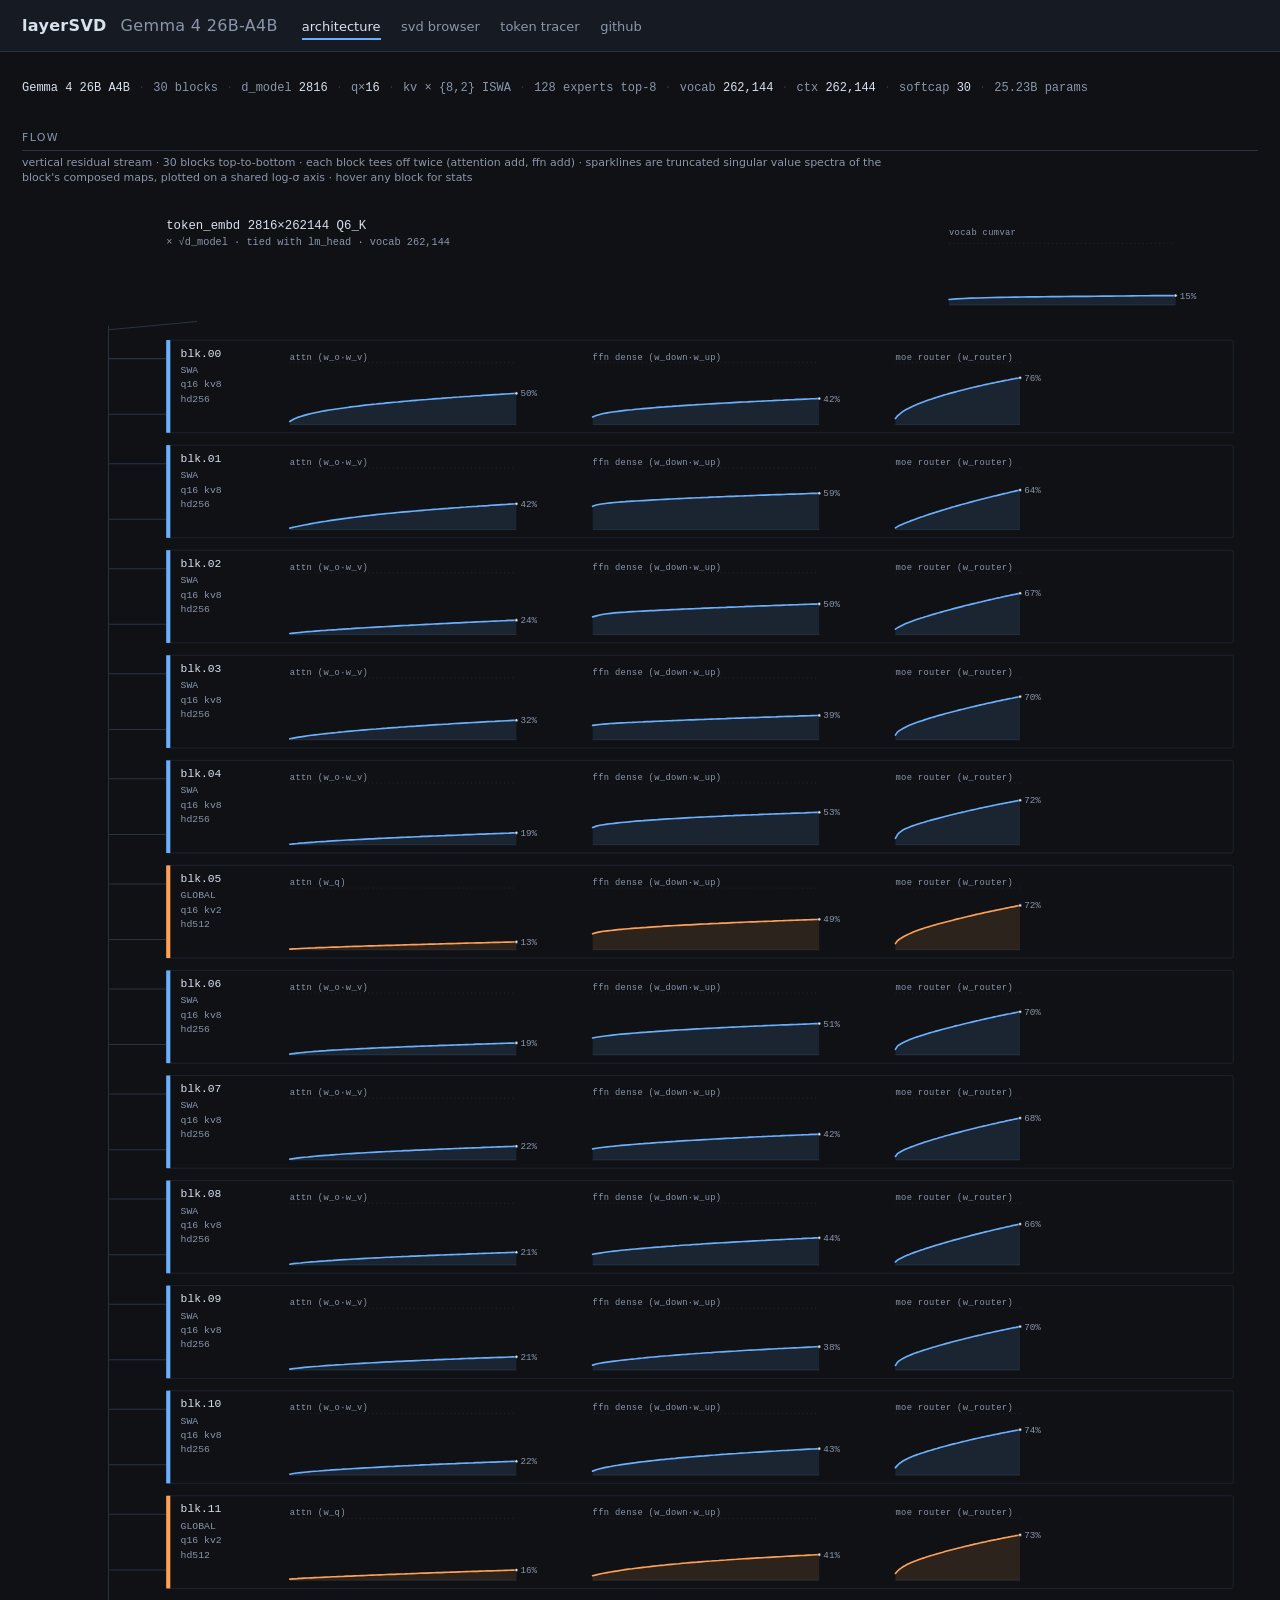
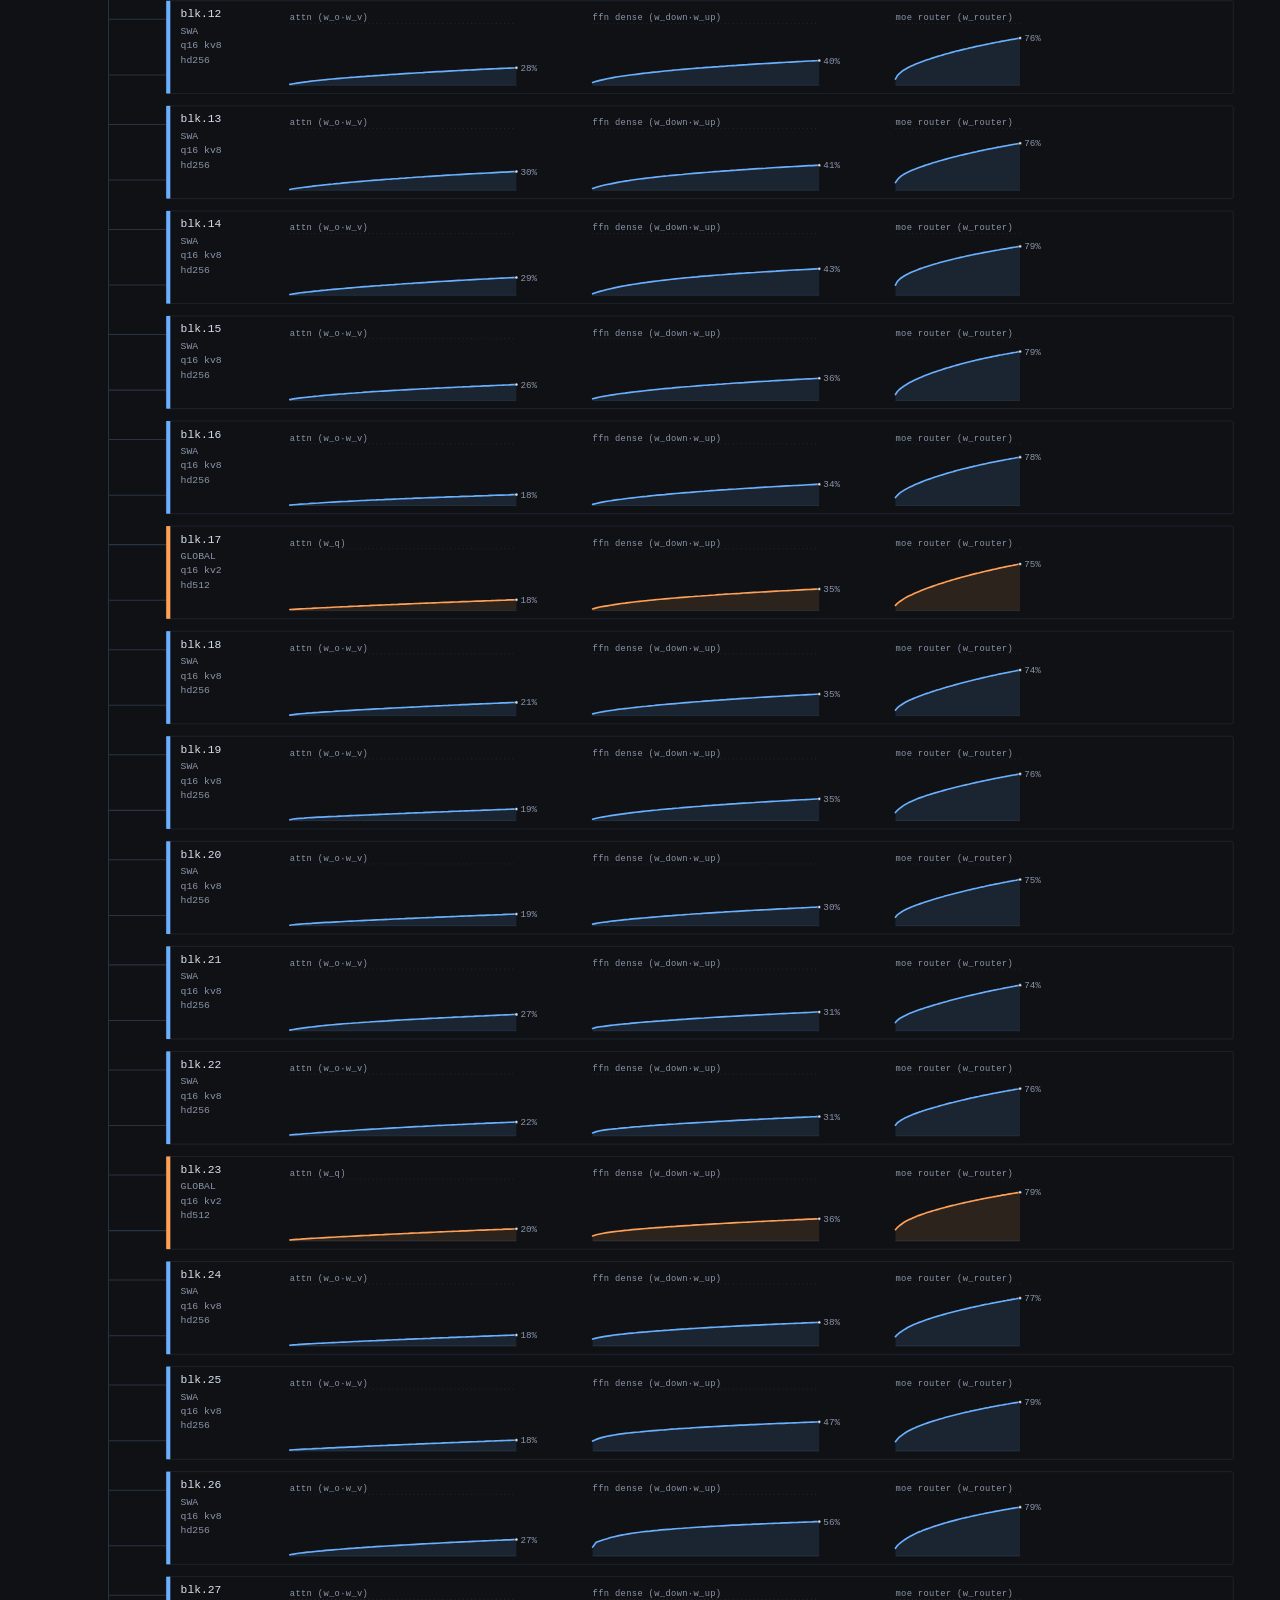
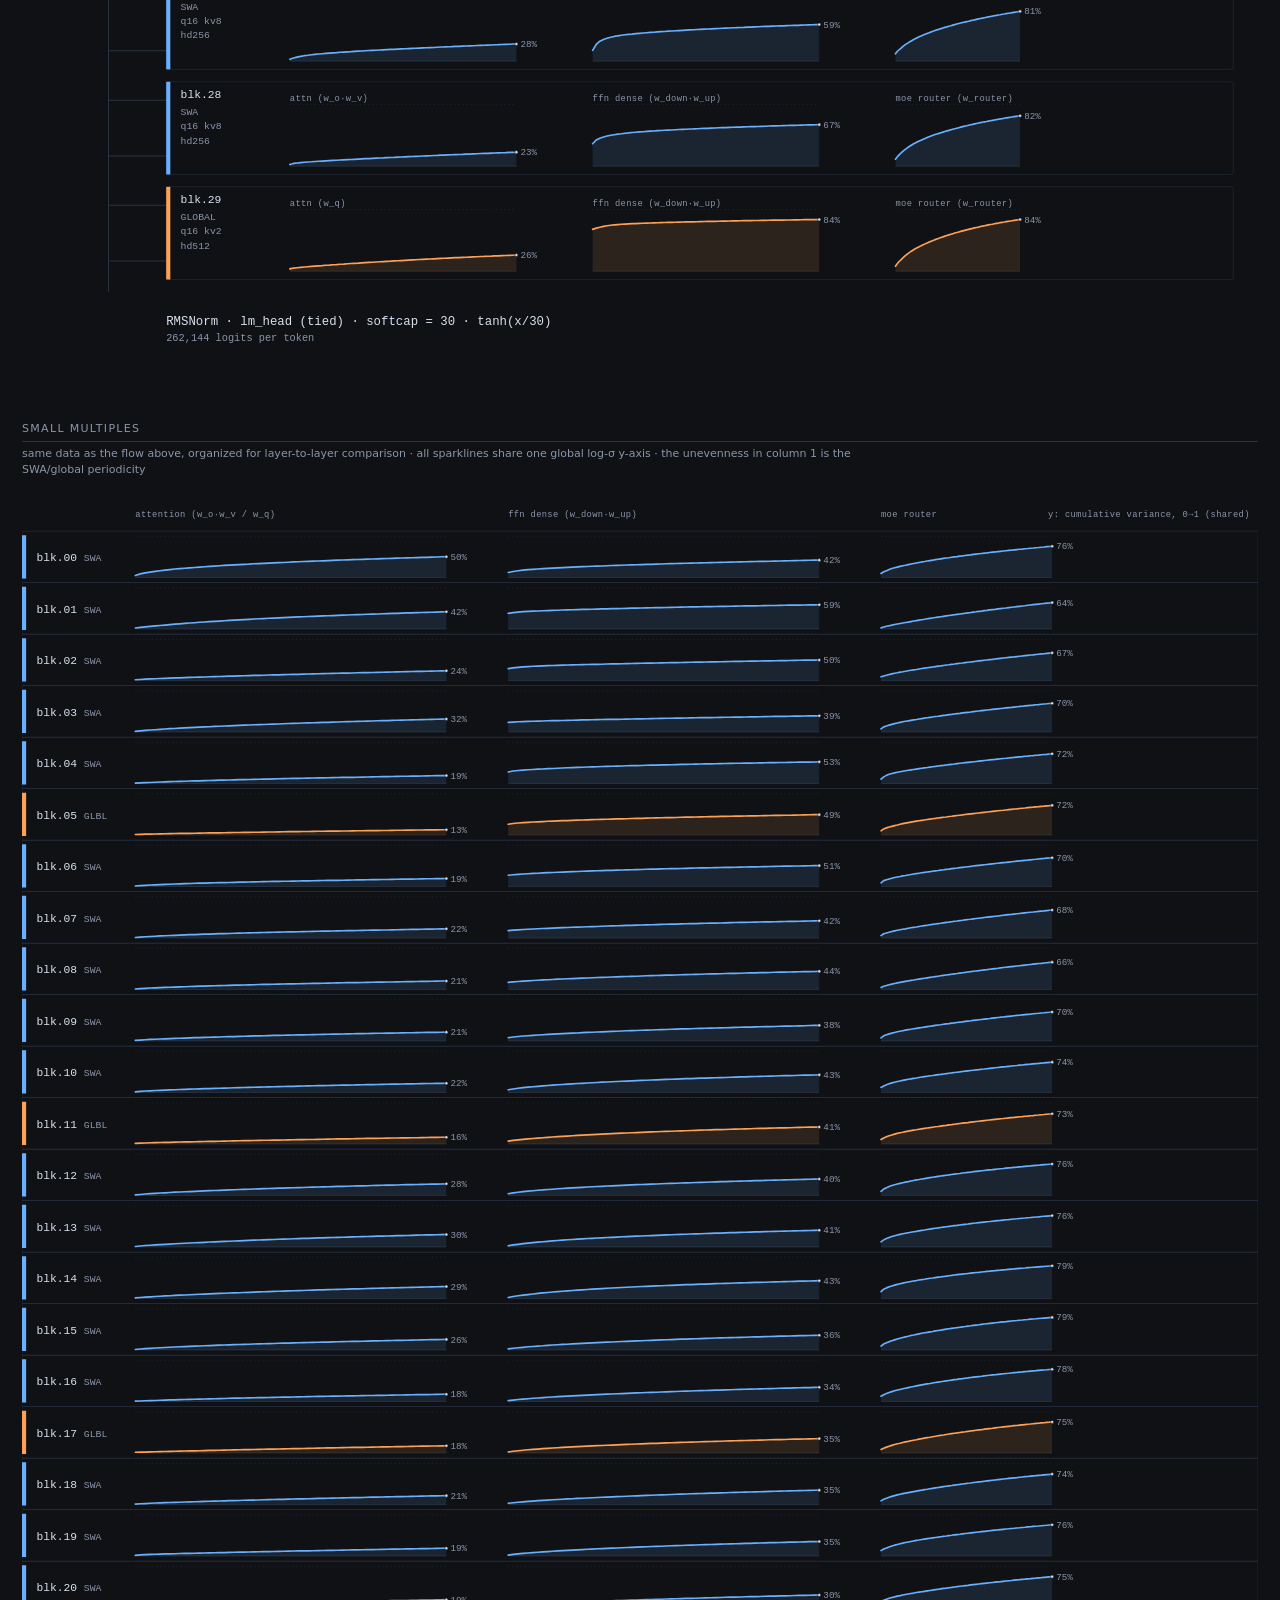
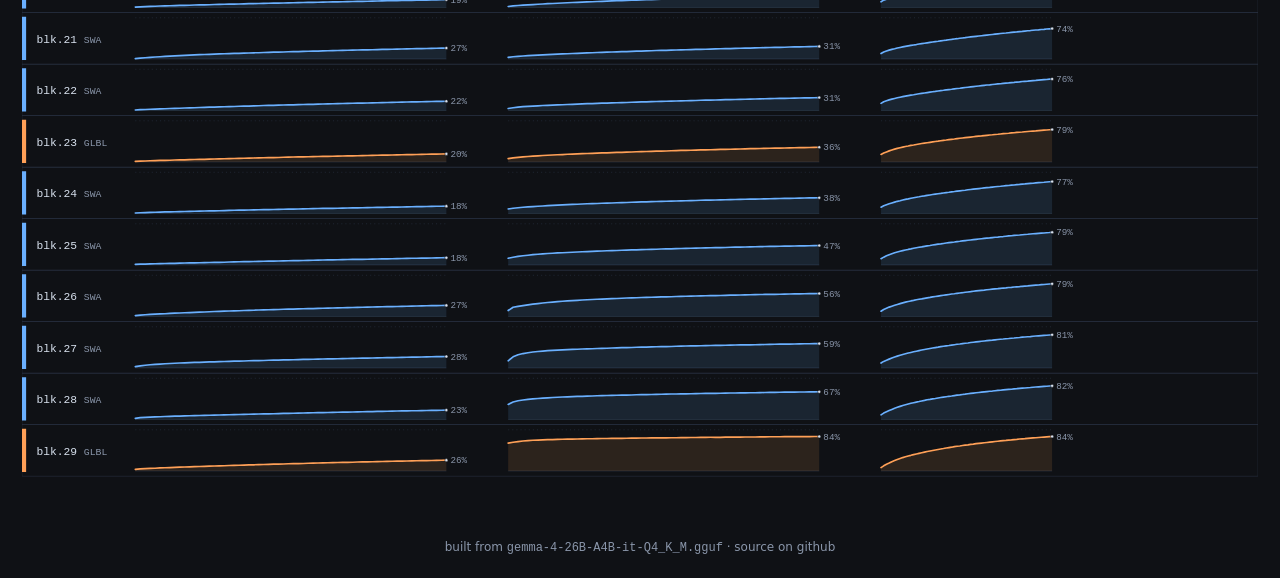
<file: docs/index.html>
<!doctype html>
<html lang="en">
<head>
<meta charset="utf-8">
<title>layerSVD — Gemma 4 26B-A4B architecture</title>
<meta name="viewport" content="width=device-width,initial-scale=1">
<link rel="stylesheet" href="css/style.css">
</head>
<body>
<header class="topbar">
  <h1>layerSVD <span class="muted">Gemma 4 26B-A4B</span></h1>
  <nav>
    <a class="active" href="index.html">architecture</a>
    <a href="svd.html">svd browser</a>
    <a href="trace.html">token tracer</a>
    <a href="https://github.com/vinnylarouge/layerSVD" target="_blank" rel="noopener">github</a>
  </nav>
</header>

<main>
  <section id="model-line"></section>

  <section id="flow-section">
    <h2 class="section-title">flow</h2>
    <p class="section-sub">
      vertical residual stream · 30 blocks top-to-bottom · each block tees off twice
      (attention add, ffn add) · sparklines are truncated singular value spectra of the
      block's composed maps, plotted on a shared log-σ axis · hover any block for stats
    </p>
    <div id="flow-wrap"><svg id="flow"></svg></div>
  </section>

  <section id="ribbon-section">
    <h2 class="section-title">small multiples</h2>
    <p class="section-sub">
      same data as the flow above, organized for layer-to-layer comparison · all sparklines
      share one global log-σ y-axis · the unevenness in column 1 is the SWA/global periodicity
    </p>
    <div id="ribbon-wrap"><svg id="ribbon"></svg></div>
  </section>
</main>

<div id="tooltip" class="tooltip" hidden></div>

<footer>
  built from <code>gemma-4-26B-A4B-it-Q4_K_M.gguf</code> &middot;
  <a href="https://github.com/vinnylarouge/layerSVD">source on github</a>
</footer>

<script src="js/data_loader.js"></script>
<script src="js/arch.js"></script>
</body>
</html>
</file>
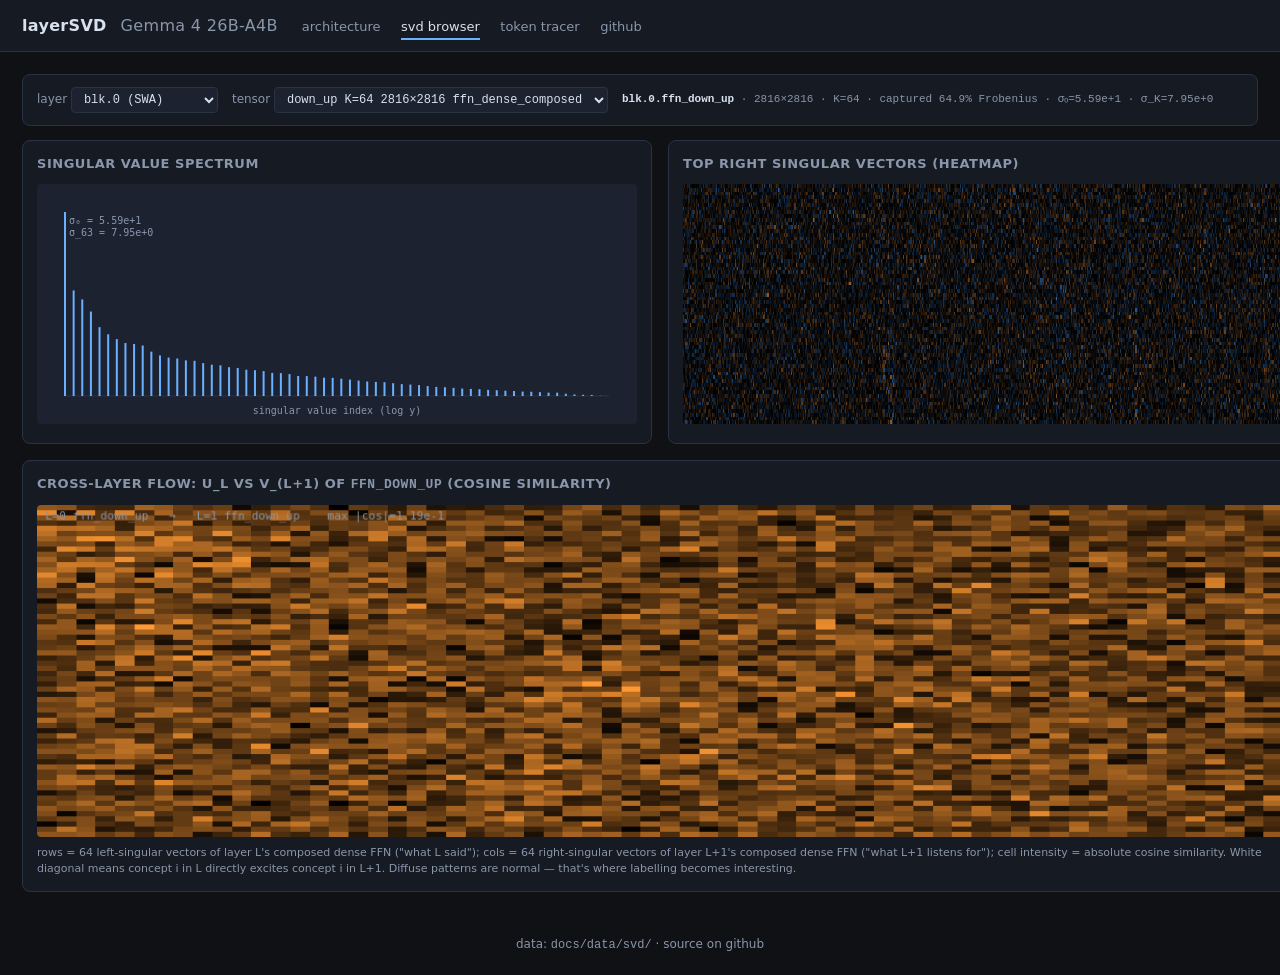
<file: docs/svd.html>
<!doctype html>
<html lang="en">
<head>
<meta charset="utf-8">
<title>layerSVD — SVD spectrum browser</title>
<meta name="viewport" content="width=device-width,initial-scale=1">
<link rel="stylesheet" href="css/style.css">
<style>
.svd-controls {
  display: flex;
  gap: 14px;
  align-items: center;
  flex-wrap: wrap;
  margin-bottom: 14px;
  padding: 12px 14px;
  background: var(--panel);
  border: 1px solid var(--border);
  border-radius: 8px;
}
.svd-controls label { font-size: 12px; color: var(--text-dim); }
.svd-controls select, .svd-controls input {
  background: var(--panel-2);
  color: var(--text);
  border: 1px solid var(--border);
  border-radius: 4px;
  padding: 4px 8px;
  font-family: var(--mono);
  font-size: 12px;
}
.svd-grid {
  display: grid;
  grid-template-columns: 1fr 1fr;
  gap: 16px;
}
.svd-card {
  background: var(--panel);
  border: 1px solid var(--border);
  border-radius: 8px;
  padding: 14px;
}
.svd-card h2 {
  margin: 0 0 10px 0;
  font-size: 13px;
  font-weight: 600;
  color: var(--text-dim);
  text-transform: uppercase;
  letter-spacing: 0.04em;
}
.svd-card.full { grid-column: 1 / -1; }
#detail { font-family: var(--mono); font-size: 11px; color: var(--text-dim); }
#detail strong { color: var(--text); }
.heatmap-canvas { background: #000; border-radius: 4px; }
.spectrum-canvas { background: var(--panel-2); border-radius: 4px; }
.flow-canvas { background: #000; border-radius: 4px; }
</style>
</head>
<body>
<header class="topbar">
  <h1>layerSVD <span class="muted">Gemma 4 26B-A4B</span></h1>
  <nav>
    <a href="index.html">architecture</a>
    <a class="active" href="svd.html">svd browser</a>
    <a href="trace.html">token tracer</a>
    <a href="https://github.com/vinnylarouge/layerSVD" target="_blank" rel="noopener">github</a>
  </nav>
</header>

<main>
  <div class="svd-controls">
    <label>layer
      <select id="layer-sel"></select>
    </label>
    <label>tensor
      <select id="tensor-sel"></select>
    </label>
    <span id="detail"></span>
  </div>

  <div class="svd-grid">
    <div class="svd-card">
      <h2>singular value spectrum</h2>
      <canvas id="spectrum" class="spectrum-canvas" width="600" height="240"></canvas>
    </div>
    <div class="svd-card">
      <h2>top right singular vectors (heatmap)</h2>
      <canvas id="heatmap" class="heatmap-canvas" width="600" height="240"></canvas>
    </div>
    <div class="svd-card full">
      <h2>cross-layer flow: U_L vs V_(L+1) of <code>ffn_down_up</code> (cosine similarity)</h2>
      <canvas id="flow" class="flow-canvas" width="1200" height="320"></canvas>
      <div style="font-size:11px;color:var(--text-dim);margin-top:8px;">
        rows = 64 left-singular vectors of layer L's composed dense FFN ("what L said");
        cols = 64 right-singular vectors of layer L+1's composed dense FFN ("what L+1 listens for");
        cell intensity = absolute cosine similarity. White diagonal means concept i in L
        directly excites concept i in L+1. Diffuse patterns are normal — that's where labelling
        becomes interesting.
      </div>
    </div>
  </div>
</main>

<footer>
  data: <code>docs/data/svd/</code> &middot;
  <a href="https://github.com/vinnylarouge/layerSVD">source on github</a>
</footer>

<script src="js/d3.v7.min.js"></script>
<script src="js/data_loader.js"></script>
<script src="js/svd.js"></script>
</body>
</html>
</file>
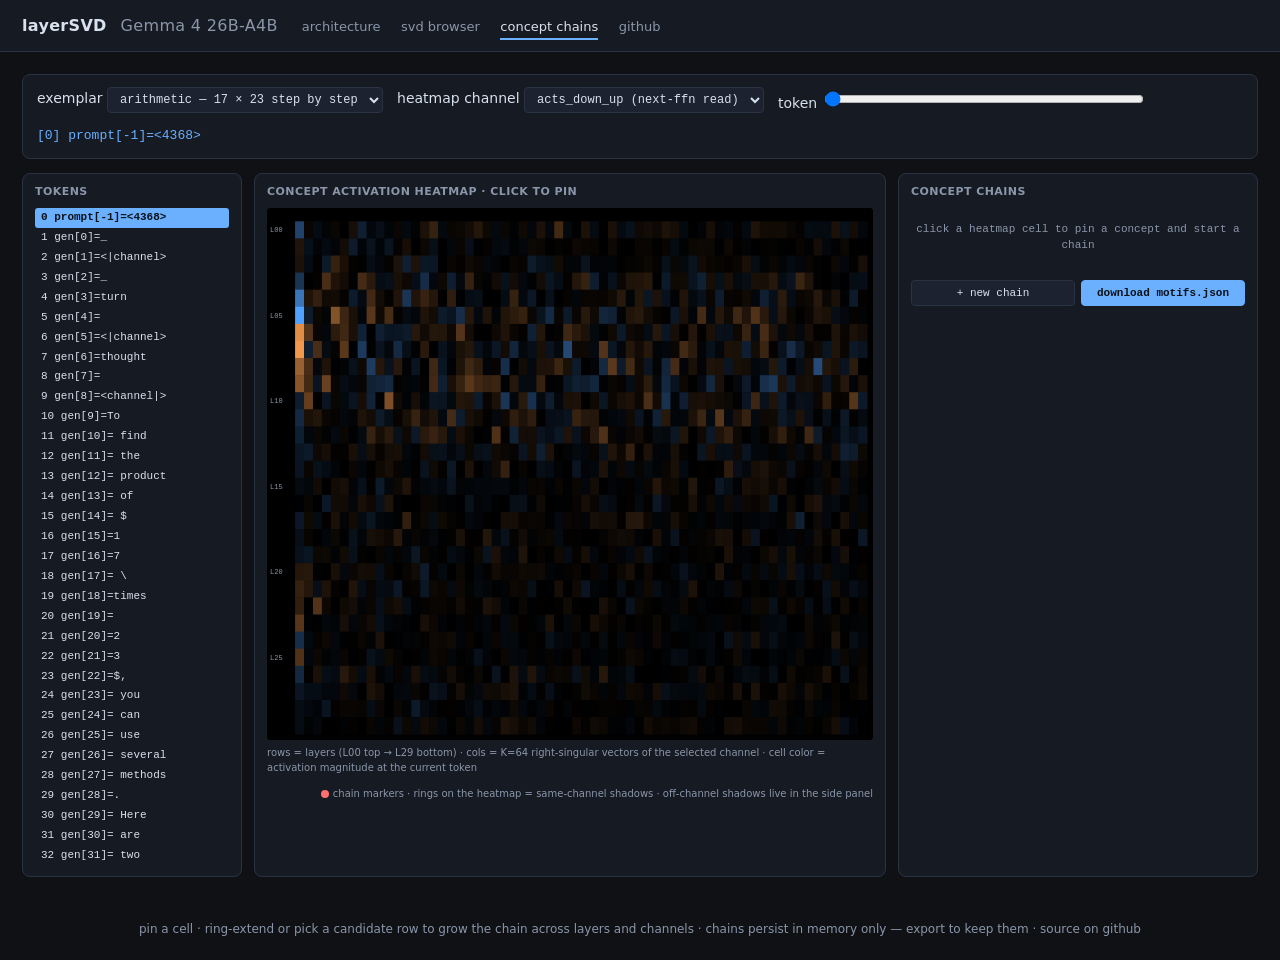
<file: docs/trace.html>
<!doctype html>
<html lang="en">
<head>
<meta charset="utf-8">
<title>layerSVD — concept chain miner</title>
<meta name="viewport" content="width=device-width,initial-scale=1">
<link rel="stylesheet" href="css/style.css">
<style>
.trace-controls {
  display: flex;
  gap: 14px;
  align-items: center;
  flex-wrap: wrap;
  padding: 12px 14px;
  background: var(--panel);
  border: 1px solid var(--border);
  border-radius: 8px;
  margin-bottom: 14px;
}
.trace-controls select, .trace-controls input[type="range"] {
  background: var(--panel-2);
  color: var(--text);
  border: 1px solid var(--border);
  border-radius: 4px;
  padding: 4px 8px;
  font-family: var(--mono);
  font-size: 12px;
}
.trace-controls input[type="range"] { padding: 0; width: 320px; }
#current-token {
  font-family: var(--mono); font-size: 13px; color: var(--accent);
}

.trace-grid {
  display: grid;
  grid-template-columns: 220px 1fr 360px;
  gap: 12px;
}
.trace-card {
  background: var(--panel);
  border: 1px solid var(--border);
  border-radius: 8px;
  padding: 10px 12px;
}
.trace-card h2 {
  margin: 0 0 8px 0;
  font-size: 11px; font-weight: 600;
  color: var(--text-dim);
  text-transform: uppercase; letter-spacing: 0.04em;
}

#token-list {
  max-height: 720px; overflow-y: auto;
  font-family: var(--mono); font-size: 11px;
}
#token-list .tk {
  padding: 2px 6px; cursor: pointer; border-radius: 3px;
}
#token-list .tk:hover { background: var(--panel-2); }
#token-list .tk.active { background: var(--accent); color: #0c1118; font-weight: 600; }

#trace-heatmap-wrap {
  background: #000; border-radius: 4px; padding: 0;
  position: relative;
}
#trace-heatmap {
  display: block;
  width: 100%; height: auto;
  background: #000;
  border-radius: 4px;
  cursor: crosshair;
}

.legend-row {
  font-size: 10px; color: var(--text-dim);
  display: flex; gap: 12px; margin: 6px 0 0 0;
  flex-wrap: wrap;
}
.legend-row .swatch {
  display: inline-block; width: 8px; height: 8px;
  border-radius: 50%; vertical-align: middle; margin-right: 4px;
}

/* ----- chains panel ----- */
#chains-panel {
  font-family: var(--mono); font-size: 11px;
  max-height: 720px; overflow-y: auto;
}
#chains-panel .empty-msg {
  color: var(--text-dim); padding: 14px 0;
  text-align: center; font-size: 11px;
}
.chain-card {
  background: var(--panel-2);
  border-radius: 6px;
  padding: 8px 10px 10px 10px;
  margin-bottom: 10px;
  border-left: 4px solid var(--text-dim);
}
.chain-card.active {
  outline: 1px solid var(--accent);
}
.chain-head {
  display: flex; align-items: center; gap: 6px;
  margin-bottom: 6px;
}
.chain-head .chain-label {
  flex: 1;
  background: transparent; border: none; color: var(--text);
  font-family: var(--mono); font-size: 12px; padding: 2px 4px;
  border-bottom: 1px solid var(--border);
}
.chain-head .chain-label::placeholder { color: var(--text-dim); font-style: italic; }
.chain-head .chain-del {
  background: transparent; color: var(--text-dim);
  border: none; font-size: 16px; cursor: pointer;
  padding: 0 4px; line-height: 1;
}
.chain-head .chain-del:hover { color: var(--bad); }

.chain-node {
  padding: 4px 6px;
  margin: 2px -4px;
  border-radius: 3px;
  cursor: pointer;
  border-left: 2px solid transparent;
}
.chain-node:hover { background: var(--panel); border-left-color: var(--accent); }
.chain-node.current { background: var(--panel); border-left-color: var(--accent); }

.chain-node-id {
  font-weight: 500; color: var(--text);
  display: flex; gap: 8px; align-items: baseline;
}
.chain-node-id .node-del {
  margin-left: auto;
  background: transparent; color: var(--text-dim); border: none;
  font-size: 13px; line-height: 1; cursor: pointer; padding: 0 2px;
  visibility: hidden;
}
.chain-node:hover .node-del { visibility: visible; }
.chain-node-id .node-del:hover { color: var(--bad); }
.chain-node-id .ch {
  display: inline-block; padding: 0 4px;
  background: var(--bg); color: var(--text);
  border-radius: 2px; font-size: 9.5px;
}
.chain-node-id .ch.q  { background: #1f3a5c; }
.chain-node-id .ch.k  { background: #1f5c3a; }
.chain-node-id .ch.v  { background: #5c3a1f; }
.chain-node-id .ch.d  { background: #4a1f5c; }
.chain-node-id .ch.s  { background: #1f5c5c; }
.chain-node-edge { color: var(--text-dim); font-size: 9.5px; }
.chain-node-tokens {
  color: var(--text-dim); font-size: 9.5px;
  margin-top: 2px; line-height: 1.4;
  display: flex; flex-wrap: wrap; gap: 4px;
}
.chain-node-tokens .tok {
  background: var(--bg); padding: 1px 4px; border-radius: 2px;
  white-space: nowrap;
}
.chain-node-tokens .tok em { color: var(--accent); font-style: normal; margin-left: 2px; }

.chain-extend {
  margin-top: 8px;
  border-top: 1px dashed var(--border);
  padding-top: 6px;
}
.chain-extend h4 {
  margin: 4px 0 4px 0; font-size: 9.5px;
  text-transform: uppercase; letter-spacing: 0.05em;
  color: var(--text-dim); font-weight: 500;
}
.chain-extend .candidates {
  display: flex; flex-direction: column; gap: 1px;
}
.chain-extend .cand {
  padding: 3px 6px; cursor: pointer; border-radius: 3px;
  display: flex; gap: 6px; align-items: baseline;
  font-size: 10px;
}
.chain-extend .cand:hover { background: var(--panel); }
.chain-extend .cand .score { color: var(--accent); width: 36px; }
.chain-extend .cand .id { color: var(--text); width: 110px; }
.chain-extend .cand .toks { color: var(--text-dim); flex: 1; overflow: hidden; text-overflow: ellipsis; white-space: nowrap; }

.chain-buttons {
  display: flex; gap: 6px; margin-top: 12px;
}
.chain-buttons button {
  flex: 1;
  background: var(--panel-2); color: var(--text);
  border: 1px solid var(--border); border-radius: 4px;
  padding: 6px 10px; cursor: pointer;
  font-family: var(--mono); font-size: 11px;
}
.chain-buttons button.primary {
  background: var(--accent); color: #0c1118; border-color: var(--accent); font-weight: 600;
}
.chain-buttons button:hover { border-color: var(--accent); }
</style>
</head>
<body>
<header class="topbar">
  <h1>layerSVD <span class="muted">Gemma 4 26B-A4B</span></h1>
  <nav>
    <a href="index.html">architecture</a>
    <a href="svd.html">svd browser</a>
    <a class="active" href="trace.html">concept chains</a>
    <a href="https://github.com/vinnylarouge/layerSVD" target="_blank" rel="noopener">github</a>
  </nav>
</header>

<main>
  <div class="trace-controls">
    <label>exemplar
      <select id="exemplar-sel"></select>
    </label>
    <label>heatmap channel
      <select id="channel-sel">
        <option value="acts_q">acts_q (next-attn query)</option>
        <option value="acts_k">acts_k (next-attn key)</option>
        <option value="acts_v">acts_v (next-attn value)</option>
        <option value="acts_down_up" selected>acts_down_up (next-ffn read)</option>
        <option value="speak">speak (this-layer ffn out)</option>
      </select>
    </label>
    <label>token
      <input type="range" id="token-slider" min="0" max="0" value="0">
    </label>
    <span id="current-token">—</span>
  </div>

  <div class="trace-grid">
    <div class="trace-card">
      <h2>tokens</h2>
      <div id="token-list"></div>
    </div>
    <div class="trace-card">
      <h2>concept activation heatmap · click to pin</h2>
      <div id="trace-heatmap-wrap">
        <svg id="trace-heatmap"></svg>
      </div>
      <div class="legend-row">
        rows = layers (L00 top → L29 bottom) ·
        cols = K=64 right-singular vectors of the selected channel ·
        cell color = activation magnitude at the current token
        <span style="margin-left:auto">
          <span class="swatch" style="background:#ff6f6f"></span>chain markers ·
          rings on the heatmap = same-channel shadows ·
          off-channel shadows live in the side panel
        </span>
      </div>
    </div>
    <div class="trace-card">
      <h2>concept chains</h2>
      <div id="chains-panel"></div>
      <div class="chain-buttons">
        <button id="new-chain">+ new chain</button>
        <button id="export-motifs" class="primary">download motifs.json</button>
      </div>
    </div>
  </div>
</main>

<footer>
  pin a cell · ring-extend or pick a candidate row to grow the chain across layers and channels ·
  chains persist in memory only — export to keep them ·
  <a href="https://github.com/vinnylarouge/layerSVD">source on github</a>
</footer>

<script src="js/data_loader.js"></script>
<script src="js/trace.js"></script>
</body>
</html>
</file>
<file: docs/css/style.css>
/* layerSVD shared styles */

:root {
  --bg: #0f1115;
  --panel: #161a22;
  --panel-2: #1c2230;
  --border: #2a3344;
  --text: #d8e1ee;
  --text-dim: #8a96aa;
  --accent: #6ab0ff;
  --accent-warm: #ffa057;
  --swa: #2c5d8f;
  --global: #8f4f2c;
  --moe: #6b4f8a;
  --dense: #3a6b4f;
  --good: #57c98a;
  --warn: #ffcb47;
  --bad: #ff6f6f;
  --mono: ui-monospace, "SF Mono", "Cascadia Code", Menlo, Consolas, monospace;
}

* { box-sizing: border-box; }

html, body {
  margin: 0;
  padding: 0;
  background: var(--bg);
  color: var(--text);
  font-family: system-ui, -apple-system, "Segoe UI", Roboto, Helvetica, Arial, sans-serif;
  font-size: 14px;
  line-height: 1.45;
}

a { color: var(--accent); text-decoration: none; }
a:hover { text-decoration: underline; }

.topbar {
  display: flex;
  align-items: baseline;
  gap: 24px;
  padding: 14px 22px;
  background: var(--panel);
  border-bottom: 1px solid var(--border);
  position: sticky;
  top: 0;
  z-index: 10;
}
.topbar h1 {
  margin: 0;
  font-size: 16px;
  font-weight: 600;
  letter-spacing: 0.02em;
}
.topbar h1 span.muted {
  color: var(--text-dim);
  font-weight: 400;
  margin-left: 8px;
}
.topbar nav a {
  margin-right: 16px;
  font-size: 13px;
  color: var(--text-dim);
}
.topbar nav a.active { color: var(--text); border-bottom: 2px solid var(--accent); padding-bottom: 4px; }

main {
  padding: 22px;
  max-width: 1400px;
  margin: 0 auto;
}

/* ----- one-line model summary at the top of the architecture page ----- */
#model-line {
  font-family: var(--mono);
  font-size: 12px;
  color: var(--text-dim);
  margin: 6px 0 22px 0;
}
#model-line strong { color: var(--text); font-weight: 500; }
#model-line .sep { color: var(--border); margin: 0 8px; }

.section-title {
  font-size: 11px;
  letter-spacing: 0.12em;
  text-transform: uppercase;
  color: var(--text-dim);
  font-weight: 500;
  margin: 32px 0 4px 0;
  border-bottom: 1px solid var(--border);
  padding-bottom: 4px;
}
.section-sub {
  font-size: 11px;
  color: var(--text-dim);
  margin: 0 0 14px 0;
  max-width: 880px;
}

#flow-wrap, #ribbon-wrap {
  background: transparent;
}

#flow {
  display: block;
  width: 100%;
  height: auto;
}
#ribbon {
  display: block;
  width: 100%;
  height: auto;
}

/* SVG style hooks */
svg .rail        { stroke: var(--border); stroke-width: 1; }
svg .tee         { stroke: var(--border); stroke-width: 1; }
svg .block-bg    { fill: transparent; stroke: var(--border); stroke-width: 0.5; }
svg .block-bg.hover { fill: var(--panel); }
svg .block-mark.swa    { fill: var(--accent); }
svg .block-mark.global { fill: var(--accent-warm); }
svg .block-label {
  fill: var(--text);
  font-family: var(--mono);
  font-size: 11px;
  font-weight: 500;
}
svg .block-sub {
  fill: var(--text-dim);
  font-family: var(--mono);
  font-size: 9.5px;
}
svg .spark-line {
  fill: none;
  stroke: var(--accent);
  stroke-width: 1.6;
  stroke-linejoin: round;
  stroke-linecap: round;
}
svg .spark-line.global { stroke: var(--accent-warm); }
svg .spark-fill {
  fill: var(--accent);
  fill-opacity: 0.12;
  stroke: none;
}
svg .spark-fill.global { fill: var(--accent-warm); }
svg .spark-base {
  stroke: var(--border);
  stroke-width: 0.6;
}
svg .spark-base.dotted {
  stroke-dasharray: 1 3;
}
svg .spark-final-dot {
  fill: var(--text);
  stroke: var(--bg);
  stroke-width: 0.5;
}
svg .spark-final-text {
  fill: var(--text-dim);
  font-family: var(--mono);
  font-size: 9px;
}
svg .spark-label {
  fill: var(--text-dim);
  font-family: var(--mono);
  font-size: 8.5px;
  text-transform: lowercase;
  letter-spacing: 0.04em;
}
svg .axis-text {
  fill: var(--text-dim);
  font-family: var(--mono);
  font-size: 9px;
}
svg .panel-title {
  fill: var(--text);
  font-family: var(--mono);
  font-size: 12px;
  font-weight: 500;
}
svg .panel-sub {
  fill: var(--text-dim);
  font-family: var(--mono);
  font-size: 10px;
}

svg g.block { cursor: pointer; }
svg g.block:hover .block-bg { fill: var(--panel); }
svg g.block:hover .spark-line { stroke: var(--accent); stroke-width: 1.25; }

/* ----- floating tooltip overlay ----- */
.tooltip {
  position: fixed;
  pointer-events: none;
  background: var(--panel-2);
  border: 1px solid var(--border);
  padding: 10px 12px;
  font-family: var(--mono);
  font-size: 11px;
  border-radius: 4px;
  z-index: 100;
  max-width: 360px;
  box-shadow: 0 4px 16px rgba(0,0,0,.35);
}
.tooltip .tt-head {
  font-weight: 600;
  font-size: 12px;
  color: var(--text);
  margin-bottom: 6px;
}
.tooltip .tt-line {
  color: var(--text-dim);
  margin: 1px 0;
}
.tooltip .tt-line strong { color: var(--text); font-weight: 500; }
.tooltip table.tt-tensors {
  width: 100%;
  border-collapse: collapse;
  margin-top: 8px;
  font-size: 10px;
}
.tooltip table.tt-tensors td {
  padding: 1px 6px 1px 0;
  white-space: nowrap;
}
.tooltip table.tt-tensors td.role { color: var(--text-dim); }
.tooltip table.tt-tensors td.shape { color: var(--accent); }
.tooltip table.tt-tensors td.type  { color: var(--accent-warm); }
.tooltip table.tt-tensors td.params { text-align: right; color: var(--text); }

footer {
  padding: 22px;
  text-align: center;
  color: var(--text-dim);
  font-size: 12px;
}
footer a { color: var(--text-dim); }
</file>
